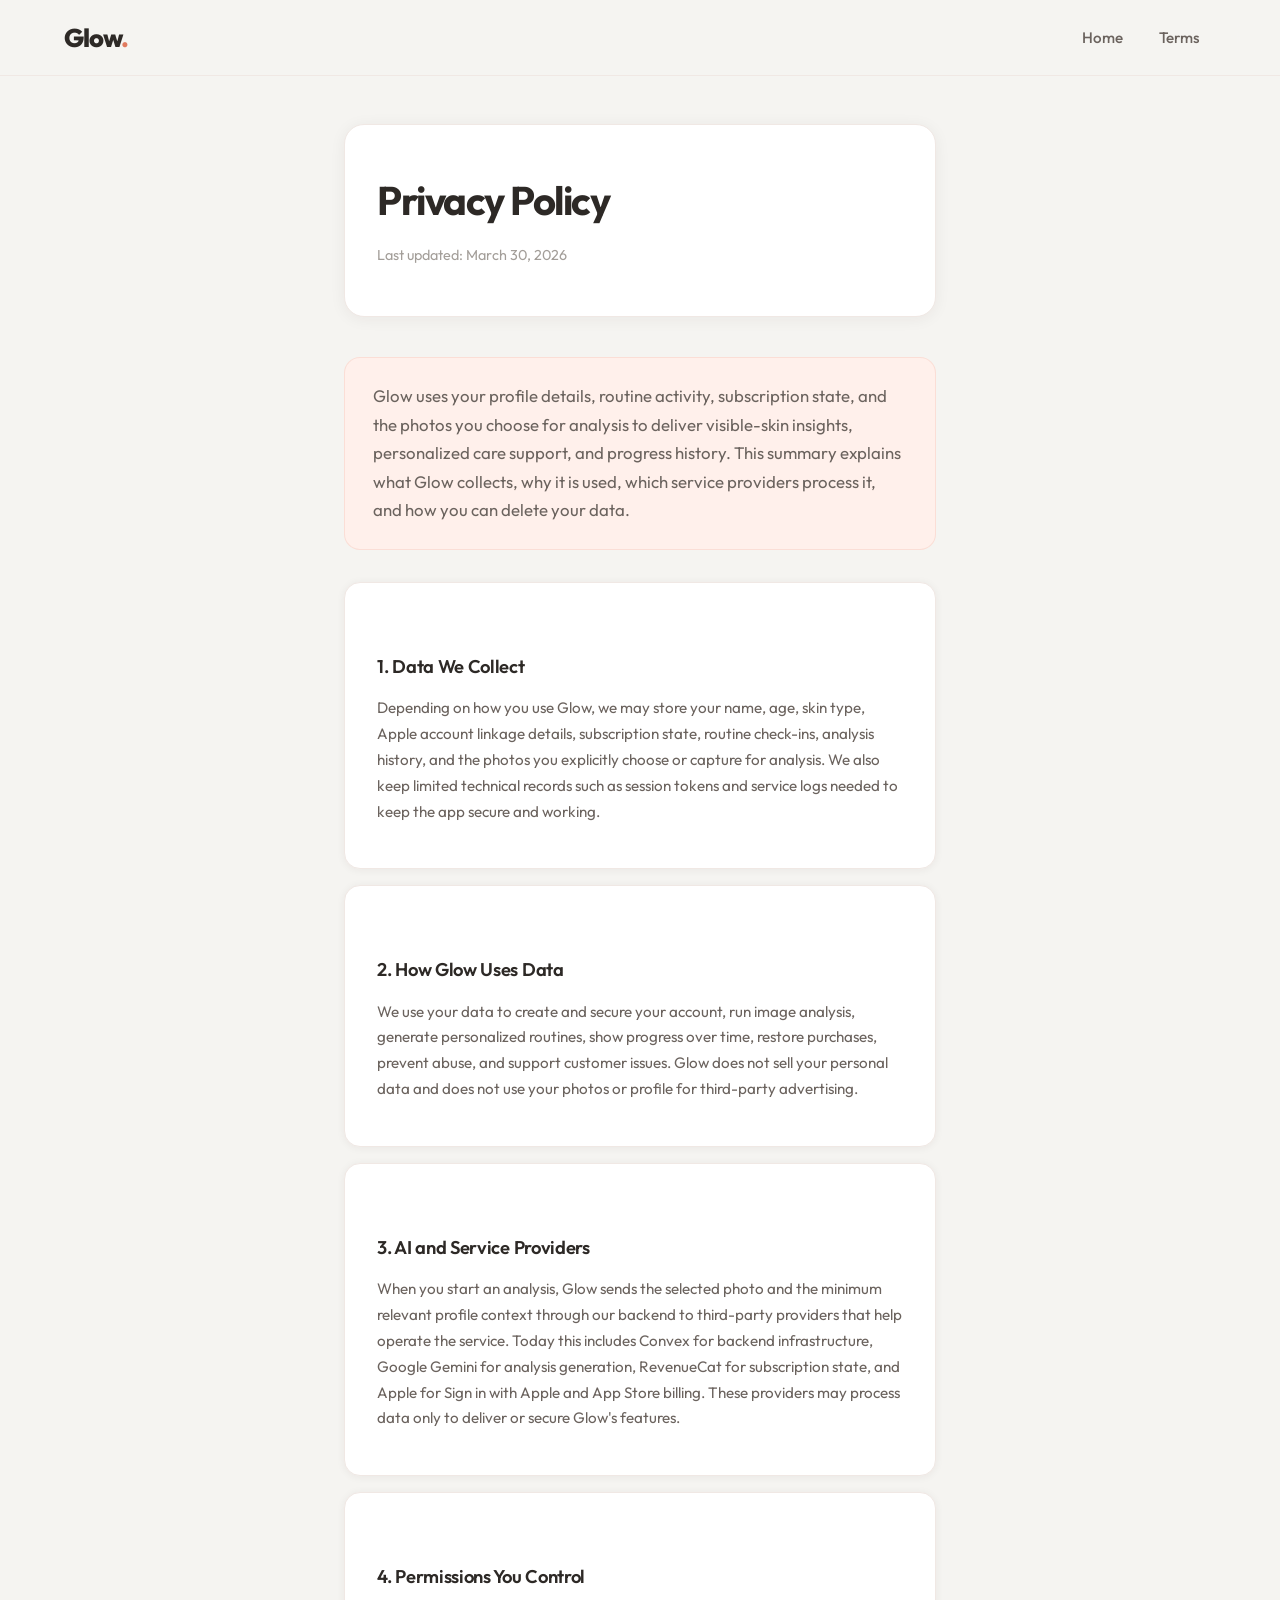
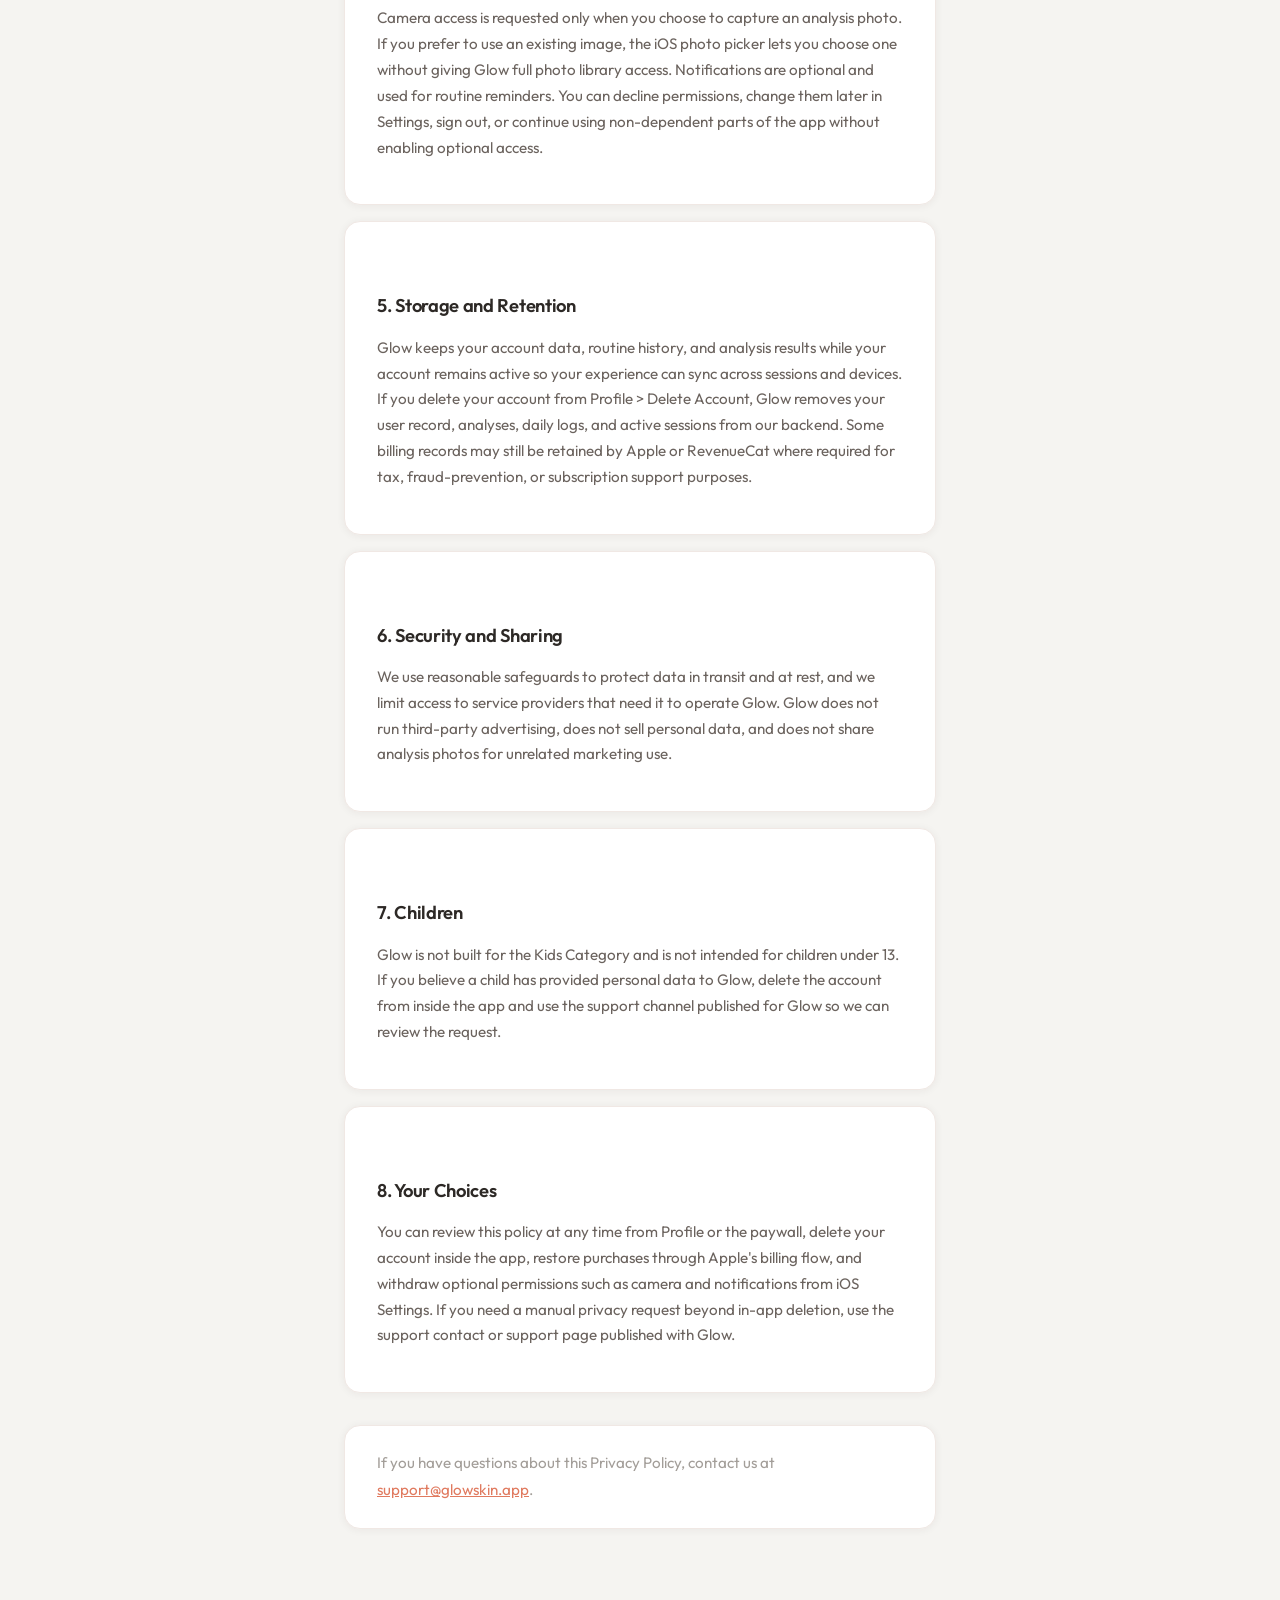
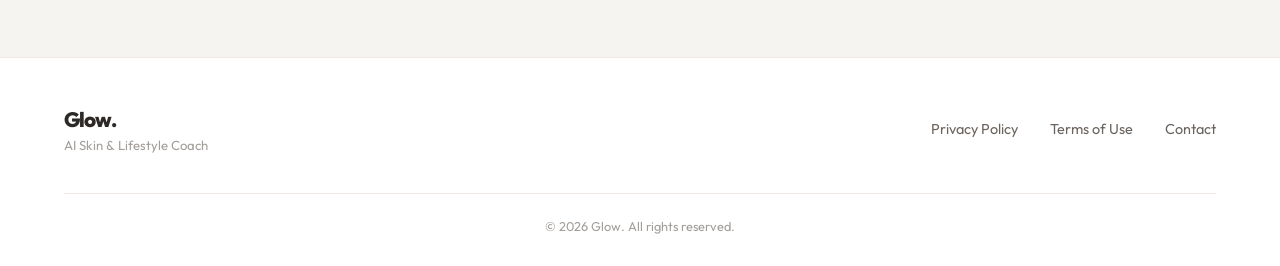
<file: privacy.html>
<!DOCTYPE html>
<html lang="en">
<head>
    <meta charset="UTF-8">
    <meta name="viewport" content="width=device-width, initial-scale=1.0">
    <title>Privacy Policy — Glow</title>
    <meta name="description" content="Glow Privacy Policy. Learn what data we collect, how we use it, and how you can control your information.">
    <meta name="theme-color" content="#FFF8F5">
    <link rel="preconnect" href="https://fonts.googleapis.com">
    <link rel="preconnect" href="https://fonts.gstatic.com" crossorigin>
    <link href="https://fonts.googleapis.com/css2?family=Outfit:wght@300;400;500;600;700;800&display=swap" rel="stylesheet">
    <link rel="stylesheet" href="style.css">
</head>
<body class="legal-page">
    <nav class="navbar">
        <a href="index.html" class="logo">Glow<span>.</span></a>
        <div class="nav-links">
            <a href="index.html">Home</a>
            <a href="terms.html">Terms</a>
        </div>
    </nav>

    <main class="legal-content">
        <div class="legal-header">
            <h1>Privacy Policy</h1>
            <p class="legal-updated">Last updated: March 30, 2026</p>
        </div>

        <p class="legal-intro">
            Glow uses your profile details, routine activity, subscription state, and the photos you choose for analysis to deliver visible-skin insights, personalized care support, and progress history. This summary explains what Glow collects, why it is used, which service providers process it, and how you can delete your data.
        </p>

        <div class="legal-section">
            <h2>1. Data We Collect</h2>
            <p>Depending on how you use Glow, we may store your name, age, skin type, Apple account linkage details, subscription state, routine check-ins, analysis history, and the photos you explicitly choose or capture for analysis. We also keep limited technical records such as session tokens and service logs needed to keep the app secure and working.</p>
        </div>

        <div class="legal-section">
            <h2>2. How Glow Uses Data</h2>
            <p>We use your data to create and secure your account, run image analysis, generate personalized routines, show progress over time, restore purchases, prevent abuse, and support customer issues. Glow does not sell your personal data and does not use your photos or profile for third-party advertising.</p>
        </div>

        <div class="legal-section">
            <h2>3. AI and Service Providers</h2>
            <p>When you start an analysis, Glow sends the selected photo and the minimum relevant profile context through our backend to third-party providers that help operate the service. Today this includes Convex for backend infrastructure, Google Gemini for analysis generation, RevenueCat for subscription state, and Apple for Sign in with Apple and App Store billing. These providers may process data only to deliver or secure Glow's features.</p>
        </div>

        <div class="legal-section">
            <h2>4. Permissions You Control</h2>
            <p>Camera access is requested only when you choose to capture an analysis photo. If you prefer to use an existing image, the iOS photo picker lets you choose one without giving Glow full photo library access. Notifications are optional and used for routine reminders. You can decline permissions, change them later in Settings, sign out, or continue using non-dependent parts of the app without enabling optional access.</p>
        </div>

        <div class="legal-section">
            <h2>5. Storage and Retention</h2>
            <p>Glow keeps your account data, routine history, and analysis results while your account remains active so your experience can sync across sessions and devices. If you delete your account from Profile &gt; Delete Account, Glow removes your user record, analyses, daily logs, and active sessions from our backend. Some billing records may still be retained by Apple or RevenueCat where required for tax, fraud-prevention, or subscription support purposes.</p>
        </div>

        <div class="legal-section">
            <h2>6. Security and Sharing</h2>
            <p>We use reasonable safeguards to protect data in transit and at rest, and we limit access to service providers that need it to operate Glow. Glow does not run third-party advertising, does not sell personal data, and does not share analysis photos for unrelated marketing use.</p>
        </div>

        <div class="legal-section">
            <h2>7. Children</h2>
            <p>Glow is not built for the Kids Category and is not intended for children under 13. If you believe a child has provided personal data to Glow, delete the account from inside the app and use the support channel published for Glow so we can review the request.</p>
        </div>

        <div class="legal-section">
            <h2>8. Your Choices</h2>
            <p>You can review this policy at any time from Profile or the paywall, delete your account inside the app, restore purchases through Apple's billing flow, and withdraw optional permissions such as camera and notifications from iOS Settings. If you need a manual privacy request beyond in-app deletion, use the support contact or support page published with Glow.</p>
        </div>

        <div class="legal-footer">
            <p>If you have questions about this Privacy Policy, contact us at <a href="mailto:support@glowskin.app" style="color: var(--coral);">support@glowskin.app</a>.</p>
        </div>
    </main>

    <footer>
        <div class="footer-content">
            <div class="footer-left">
                <div class="footer-logo">Glow.</div>
                <div class="footer-tagline">AI Skin & Lifestyle Coach</div>
            </div>
            <div class="footer-links">
                <a href="privacy.html">Privacy Policy</a>
                <a href="terms.html">Terms of Use</a>
                <a href="mailto:support@glowskin.app">Contact</a>
            </div>
            <p class="copyright">&copy; 2026 Glow. All rights reserved.</p>
        </div>
    </footer>
</body>
</html>
</file>
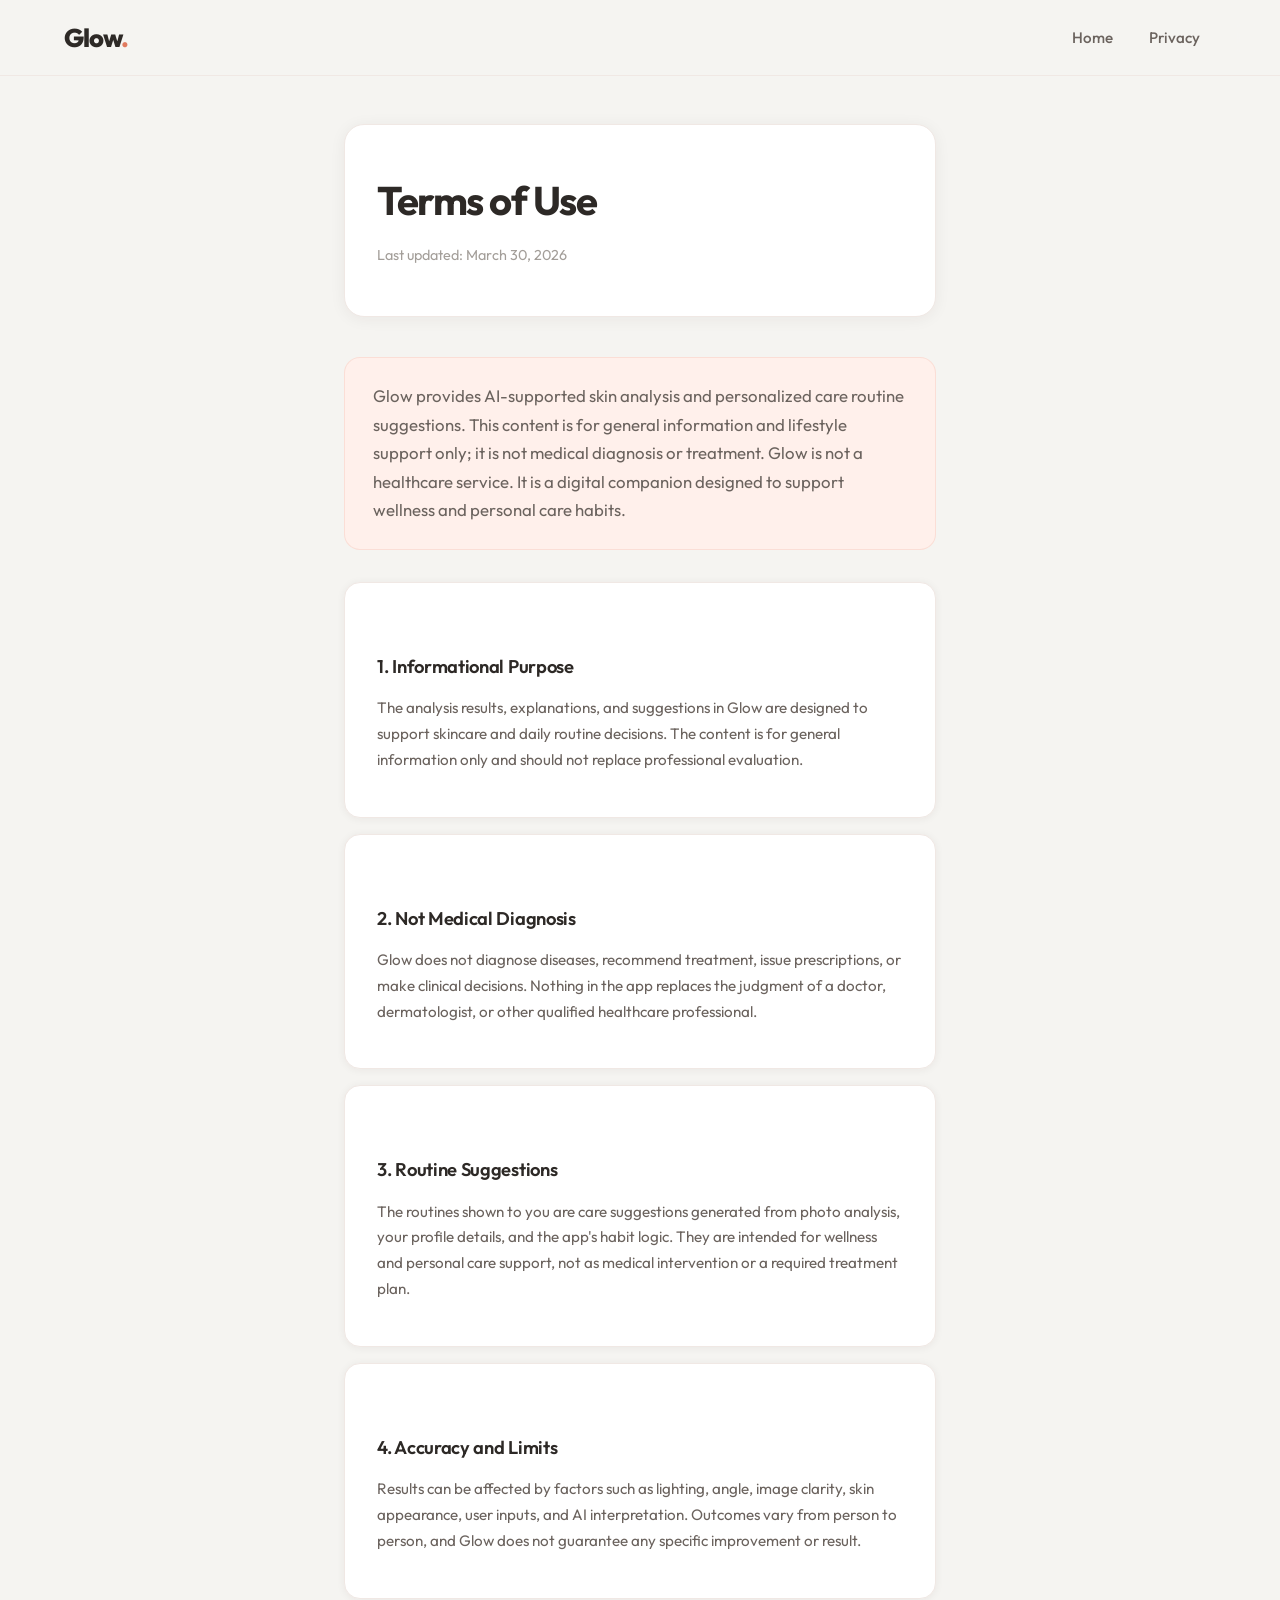
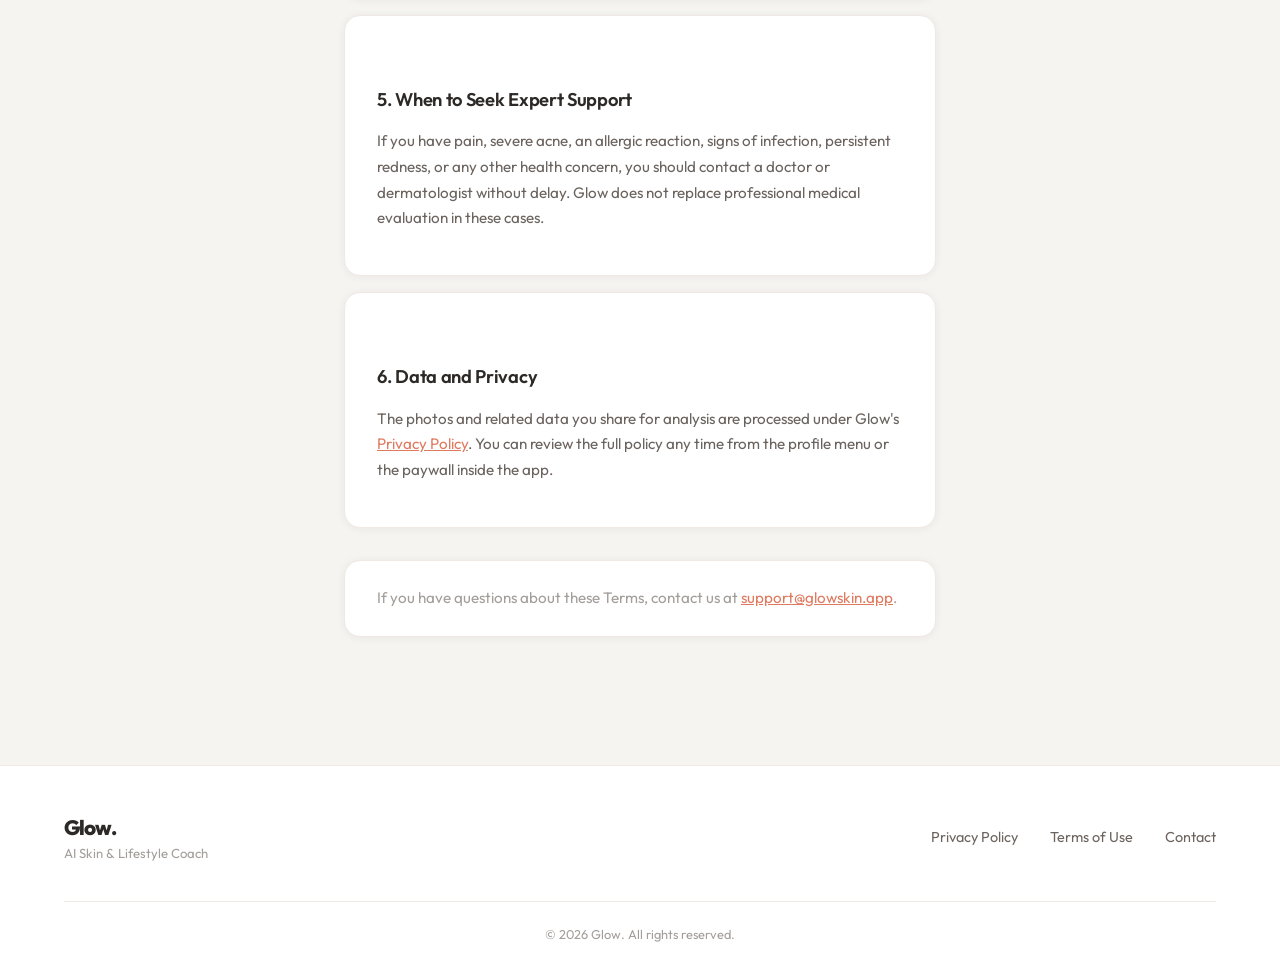
<file: terms.html>
<!DOCTYPE html>
<html lang="en">
<head>
    <meta charset="UTF-8">
    <meta name="viewport" content="width=device-width, initial-scale=1.0">
    <title>Terms of Use — Glow</title>
    <meta name="description" content="Glow Terms of Use. Understand the guidelines for using our AI-powered skincare companion.">
    <meta name="theme-color" content="#FFF8F5">
    <link rel="preconnect" href="https://fonts.googleapis.com">
    <link rel="preconnect" href="https://fonts.gstatic.com" crossorigin>
    <link href="https://fonts.googleapis.com/css2?family=Outfit:wght@300;400;500;600;700;800&display=swap" rel="stylesheet">
    <link rel="stylesheet" href="style.css">
</head>
<body class="legal-page">
    <nav class="navbar">
        <a href="index.html" class="logo">Glow<span>.</span></a>
        <div class="nav-links">
            <a href="index.html">Home</a>
            <a href="privacy.html">Privacy</a>
        </div>
    </nav>

    <main class="legal-content">
        <div class="legal-header">
            <h1>Terms of Use</h1>
            <p class="legal-updated">Last updated: March 30, 2026</p>
        </div>

        <p class="legal-intro">
            Glow provides AI-supported skin analysis and personalized care routine suggestions. This content is for general information and lifestyle support only; it is not medical diagnosis or treatment. Glow is not a healthcare service. It is a digital companion designed to support wellness and personal care habits.
        </p>

        <div class="legal-section">
            <h2>1. Informational Purpose</h2>
            <p>The analysis results, explanations, and suggestions in Glow are designed to support skincare and daily routine decisions. The content is for general information only and should not replace professional evaluation.</p>
        </div>

        <div class="legal-section">
            <h2>2. Not Medical Diagnosis</h2>
            <p>Glow does not diagnose diseases, recommend treatment, issue prescriptions, or make clinical decisions. Nothing in the app replaces the judgment of a doctor, dermatologist, or other qualified healthcare professional.</p>
        </div>

        <div class="legal-section">
            <h2>3. Routine Suggestions</h2>
            <p>The routines shown to you are care suggestions generated from photo analysis, your profile details, and the app's habit logic. They are intended for wellness and personal care support, not as medical intervention or a required treatment plan.</p>
        </div>

        <div class="legal-section">
            <h2>4. Accuracy and Limits</h2>
            <p>Results can be affected by factors such as lighting, angle, image clarity, skin appearance, user inputs, and AI interpretation. Outcomes vary from person to person, and Glow does not guarantee any specific improvement or result.</p>
        </div>

        <div class="legal-section">
            <h2>5. When to Seek Expert Support</h2>
            <p>If you have pain, severe acne, an allergic reaction, signs of infection, persistent redness, or any other health concern, you should contact a doctor or dermatologist without delay. Glow does not replace professional medical evaluation in these cases.</p>
        </div>

        <div class="legal-section">
            <h2>6. Data and Privacy</h2>
            <p>The photos and related data you share for analysis are processed under Glow's <a href="privacy.html" style="color: var(--coral);">Privacy Policy</a>. You can review the full policy any time from the profile menu or the paywall inside the app.</p>
        </div>

        <div class="legal-footer">
            <p>If you have questions about these Terms, contact us at <a href="mailto:support@glowskin.app" style="color: var(--coral);">support@glowskin.app</a>.</p>
        </div>
    </main>

    <footer>
        <div class="footer-content">
            <div class="footer-left">
                <div class="footer-logo">Glow.</div>
                <div class="footer-tagline">AI Skin & Lifestyle Coach</div>
            </div>
            <div class="footer-links">
                <a href="privacy.html">Privacy Policy</a>
                <a href="terms.html">Terms of Use</a>
                <a href="mailto:support@glowskin.app">Contact</a>
            </div>
            <p class="copyright">&copy; 2026 Glow. All rights reserved.</p>
        </div>
    </footer>
</body>
</html>
</file>
<file: style.css>
:root {
    --bg-primary: #FFF8F5;
    --bg-secondary: #F5F4F1;
    --bg-white: #FFFFFF;
    --text-primary: #2D2926;
    --text-secondary: #6B635E;
    --text-tertiary: #A39E99;
    --coral: #E07A5F;
    --coral-light: #FF9A7B;
    --coral-soft: #FFF0EB;
    --green: #3D8A5A;
    --green-light: #C8F0D8;
    --border: #F0E8E4;
    --border-subtle: #E5E4E1;
    --shadow-warm: rgba(224, 122, 95, 0.08);
    --shadow-soft: rgba(45, 41, 38, 0.06);
    --surface-glass: rgba(255, 255, 255, 0.72);
    --pro-gold-start: #FFC107;
    --pro-gold-end: #FF9800;
}

* {
    margin: 0;
    padding: 0;
    box-sizing: border-box;
}

body, html {
    font-family: 'Outfit', sans-serif;
    background-color: var(--bg-primary);
    color: var(--text-primary);
    overflow-x: hidden;
    scroll-behavior: smooth;
    -webkit-font-smoothing: antialiased;
    -moz-osx-font-smoothing: grayscale;
}

::selection {
    background: var(--coral-soft);
    color: var(--coral);
}

/* Ambient Background */
.ambient-glow {
    position: fixed;
    border-radius: 50%;
    filter: blur(140px);
    z-index: -1;
    pointer-events: none;
}

.glow-1 {
    top: -200px;
    right: -100px;
    width: 600px;
    height: 600px;
    background: radial-gradient(circle, rgba(224, 122, 95, 0.12), transparent 70%);
    animation: drift 25s infinite alternate ease-in-out;
}

.glow-2 {
    bottom: 30%;
    left: -150px;
    width: 500px;
    height: 500px;
    background: radial-gradient(circle, rgba(255, 154, 123, 0.1), transparent 70%);
    animation: drift 20s infinite alternate-reverse ease-in-out;
}

.glow-3 {
    top: 50%;
    right: -200px;
    width: 400px;
    height: 400px;
    background: radial-gradient(circle, rgba(61, 138, 90, 0.06), transparent 70%);
    animation: drift 30s infinite alternate ease-in-out;
}

@keyframes drift {
    0% { transform: translate(0, 0) scale(1); }
    100% { transform: translate(40px, 60px) scale(1.15); }
}

/* Navbar */
.navbar {
    display: flex;
    justify-content: space-between;
    align-items: center;
    padding: 1.25rem 5%;
    background: rgba(255, 248, 245, 0.8);
    backdrop-filter: blur(20px);
    -webkit-backdrop-filter: blur(20px);
    position: sticky;
    top: 0;
    z-index: 100;
    border-bottom: 1px solid var(--border);
}

.logo {
    font-size: 1.6rem;
    font-weight: 800;
    letter-spacing: -1px;
    color: var(--text-primary);
    text-decoration: none;
}

.logo span {
    color: var(--coral);
}

.nav-links {
    display: flex;
    align-items: center;
    gap: 0.25rem;
}

.nav-links a {
    color: var(--text-secondary);
    text-decoration: none;
    font-weight: 500;
    font-size: 0.95rem;
    padding: 0.5rem 1rem;
    border-radius: 12px;
    transition: color 0.25s, background 0.25s;
}

.nav-links a:hover {
    color: var(--text-primary);
    background: rgba(224, 122, 95, 0.06);
}

.btn-nav {
    background: var(--coral) !important;
    color: #fff !important;
    padding: 0.55rem 1.4rem !important;
    border-radius: 14px !important;
    font-weight: 600 !important;
    font-size: 0.9rem !important;
    transition: transform 0.25s, box-shadow 0.25s, background 0.25s !important;
    box-shadow: 0 2px 12px var(--shadow-warm);
}

.btn-nav:hover {
    background: var(--coral-light) !important;
    transform: translateY(-1px);
    box-shadow: 0 4px 20px rgba(224, 122, 95, 0.2) !important;
}

/* Hero Section */
.hero {
    display: flex;
    align-items: center;
    justify-content: space-between;
    min-height: 85vh;
    padding: 4rem 5%;
    gap: 4rem;
    max-width: 1400px;
    margin: 0 auto;
}

.hero-content {
    flex: 1;
    max-width: 560px;
}

.badge {
    display: inline-flex;
    align-items: center;
    gap: 0.5rem;
    padding: 0.45rem 1.1rem;
    background: var(--coral-soft);
    color: var(--coral);
    border: 1px solid rgba(224, 122, 95, 0.15);
    border-radius: 100px;
    font-size: 0.8rem;
    font-weight: 600;
    margin-bottom: 1.75rem;
    text-transform: uppercase;
    letter-spacing: 0.8px;
}

.badge::before {
    content: '';
    width: 6px;
    height: 6px;
    border-radius: 50%;
    background: var(--coral);
    animation: pulse-dot 2s infinite;
}

@keyframes pulse-dot {
    0%, 100% { opacity: 1; transform: scale(1); }
    50% { opacity: 0.5; transform: scale(0.8); }
}

.hero h1 {
    font-size: 3.75rem;
    font-weight: 700;
    line-height: 1.08;
    margin-bottom: 1.5rem;
    letter-spacing: -2px;
    color: var(--text-primary);
}

.gradient-text {
    background: linear-gradient(135deg, var(--coral), var(--coral-light));
    -webkit-background-clip: text;
    -webkit-text-fill-color: transparent;
    background-clip: text;
}

.hero-subtitle {
    font-size: 1.15rem;
    color: var(--text-secondary);
    line-height: 1.65;
    margin-bottom: 2.5rem;
    max-width: 480px;
}

.cta-group {
    display: flex;
    align-items: center;
    gap: 1.5rem;
}

.app-store-badge {
    height: 48px;
    transition: transform 0.3s ease, opacity 0.3s;
    border-radius: 10px;
}

.app-store-badge:hover {
    transform: translateY(-2px) scale(1.02);
}

.hero-stats {
    display: flex;
    gap: 2.5rem;
    margin-top: 3rem;
    padding-top: 2rem;
    border-top: 1px solid var(--border);
}

.stat {
    display: flex;
    flex-direction: column;
}

.stat-value {
    font-size: 1.5rem;
    font-weight: 700;
    color: var(--text-primary);
    letter-spacing: -0.5px;
}

.stat-label {
    font-size: 0.82rem;
    color: var(--text-tertiary);
    margin-top: 0.15rem;
}

/* Phone Mockup */
.hero-visual {
    flex: 1;
    display: flex;
    justify-content: center;
    perspective: 1200px;
}

.phone-mockup {
    width: 290px;
    height: 600px;
    background: var(--bg-primary);
    border-radius: 40px;
    border: 8px solid var(--text-primary);
    box-shadow:
        0 40px 80px rgba(45, 41, 38, 0.12),
        0 0 0 1px rgba(45, 41, 38, 0.05),
        inset 0 0 0 1px rgba(255, 255, 255, 0.3);
    position: relative;
    overflow: hidden;
    transform: rotateY(-8deg) rotateX(4deg);
    transition: transform 0.6s cubic-bezier(0.23, 1, 0.32, 1);
}

.phone-mockup:hover {
    transform: rotateY(0deg) rotateX(0deg);
}

.phone-notch {
    position: absolute;
    top: 0;
    left: 50%;
    transform: translateX(-50%);
    width: 120px;
    height: 28px;
    background: var(--text-primary);
    border-radius: 0 0 18px 18px;
    z-index: 10;
}

.phone-screen {
    width: 100%;
    height: 100%;
    background: var(--bg-secondary);
    position: relative;
    padding: 3rem 1.25rem 1.5rem;
    overflow: hidden;
}

.app-ui {
    display: flex;
    flex-direction: column;
    gap: 1rem;
}

.ui-header {
    display: flex;
    justify-content: space-between;
    align-items: center;
    padding: 0 0.25rem;
}

.ui-greeting {
    font-size: 0.85rem;
    font-weight: 600;
    color: var(--text-primary);
}

.ui-greeting small {
    display: block;
    font-size: 0.7rem;
    font-weight: 400;
    color: var(--text-tertiary);
    margin-top: 2px;
}

.ui-avatar {
    width: 34px;
    height: 34px;
    border-radius: 50%;
    background: linear-gradient(135deg, var(--coral-soft), var(--coral-light));
    border: 2px solid #fff;
    box-shadow: 0 2px 8px var(--shadow-warm);
}

.ui-streak {
    display: inline-flex;
    align-items: center;
    gap: 0.35rem;
    background: var(--coral-soft);
    padding: 0.3rem 0.75rem;
    border-radius: 100px;
    font-size: 0.65rem;
    font-weight: 600;
    color: var(--coral);
    width: fit-content;
}

.ui-card {
    background: #fff;
    border: 1px solid var(--border);
    padding: 1rem;
    border-radius: 16px;
    box-shadow: 0 2px 12px var(--shadow-soft);
}

.ui-card h3 {
    font-size: 0.8rem;
    font-weight: 600;
    color: var(--text-primary);
    margin-bottom: 0.25rem;
}

.ui-card p {
    font-size: 0.65rem;
    color: var(--text-tertiary);
}

.ui-card-habits {
    display: flex;
    gap: 0.4rem;
    margin-top: 0.6rem;
}

.habit-dot {
    width: 28px;
    height: 28px;
    border-radius: 10px;
    display: flex;
    align-items: center;
    justify-content: center;
    font-size: 0.7rem;
    border: 1px solid var(--border);
    background: var(--bg-primary);
}

.habit-dot.done {
    background: var(--green-light);
    border-color: transparent;
}

.ui-score {
    background: linear-gradient(135deg, var(--coral), var(--coral-light));
    padding: 1rem;
    border-radius: 16px;
    color: #fff;
    position: relative;
    overflow: hidden;
}

.ui-score::after {
    content: '';
    position: absolute;
    top: -20px;
    right: -20px;
    width: 80px;
    height: 80px;
    border-radius: 50%;
    background: rgba(255, 255, 255, 0.15);
}

.ui-score h3 {
    font-size: 0.7rem;
    font-weight: 500;
    opacity: 0.85;
    margin-bottom: 0.35rem;
}

.ui-score .score-value {
    font-size: 1.8rem;
    font-weight: 700;
    letter-spacing: -1px;
}

.ui-score .score-label {
    font-size: 0.6rem;
    opacity: 0.75;
    margin-top: 0.1rem;
}

/* How It Works */
.how-it-works {
    padding: 6rem 5%;
    max-width: 1400px;
    margin: 0 auto;
}

.section-header {
    text-align: center;
    margin-bottom: 4rem;
}

.section-eyebrow {
    font-size: 0.8rem;
    font-weight: 600;
    text-transform: uppercase;
    letter-spacing: 1.2px;
    color: var(--coral);
    margin-bottom: 0.75rem;
}

.section-title {
    font-size: 2.5rem;
    font-weight: 700;
    letter-spacing: -1.5px;
    color: var(--text-primary);
    margin-bottom: 1rem;
}

.section-subtitle {
    font-size: 1.05rem;
    color: var(--text-secondary);
    max-width: 520px;
    margin: 0 auto;
    line-height: 1.6;
}

.steps {
    display: grid;
    grid-template-columns: repeat(3, 1fr);
    gap: 2rem;
}

.step {
    text-align: center;
    padding: 2.5rem 2rem;
    border-radius: 24px;
    background: var(--bg-white);
    border: 1px solid var(--border);
    box-shadow: 0 4px 24px var(--shadow-soft);
    transition: transform 0.4s cubic-bezier(0.23, 1, 0.32, 1), box-shadow 0.4s;
    position: relative;
}

.step:hover {
    transform: translateY(-6px);
    box-shadow: 0 12px 40px rgba(45, 41, 38, 0.1);
}

.step-number {
    display: inline-flex;
    align-items: center;
    justify-content: center;
    width: 44px;
    height: 44px;
    border-radius: 14px;
    background: var(--coral-soft);
    color: var(--coral);
    font-weight: 700;
    font-size: 1.1rem;
    margin-bottom: 1.25rem;
}

.step h3 {
    font-size: 1.2rem;
    font-weight: 600;
    margin-bottom: 0.75rem;
    color: var(--text-primary);
}

.step p {
    color: var(--text-secondary);
    line-height: 1.55;
    font-size: 0.95rem;
}

/* Features Section */
.features {
    padding: 6rem 5%;
    max-width: 1400px;
    margin: 0 auto;
}

.features-grid {
    display: grid;
    grid-template-columns: repeat(auto-fit, minmax(300px, 1fr));
    gap: 1.5rem;
}

.feature-card {
    background: var(--bg-white);
    border: 1px solid var(--border);
    padding: 2rem;
    border-radius: 20px;
    box-shadow: 0 2px 16px var(--shadow-soft);
    transition: transform 0.4s cubic-bezier(0.23, 1, 0.32, 1), box-shadow 0.4s;
    position: relative;
    overflow: hidden;
}

.feature-card::before {
    content: '';
    position: absolute;
    top: 0;
    left: 0;
    right: 0;
    height: 3px;
    background: linear-gradient(90deg, var(--coral), var(--coral-light));
    opacity: 0;
    transition: opacity 0.3s;
}

.feature-card:hover {
    transform: translateY(-4px);
    box-shadow: 0 12px 40px rgba(224, 122, 95, 0.1);
}

.feature-card:hover::before {
    opacity: 1;
}

.feature-icon {
    width: 48px;
    height: 48px;
    border-radius: 14px;
    display: flex;
    align-items: center;
    justify-content: center;
    font-size: 1.4rem;
    margin-bottom: 1.25rem;
}

.feature-icon.coral { background: var(--coral-soft); }
.feature-icon.green { background: var(--green-light); }
.feature-icon.gold { background: #FFF3D6; }
.feature-icon.blue { background: #E8F4FD; }

.feature-card h3 {
    font-size: 1.15rem;
    font-weight: 600;
    margin-bottom: 0.6rem;
    color: var(--text-primary);
}

.feature-card p {
    color: var(--text-secondary);
    line-height: 1.55;
    font-size: 0.92rem;
}

/* CTA Banner */
.cta-banner {
    margin: 4rem 5%;
    max-width: 1400px;
    margin-left: auto;
    margin-right: auto;
    padding: 4rem 3rem;
    background: linear-gradient(135deg, var(--coral), var(--coral-light));
    border-radius: 28px;
    text-align: center;
    position: relative;
    overflow: hidden;
    box-shadow: 0 20px 60px rgba(224, 122, 95, 0.2);
}

.cta-banner::before {
    content: '';
    position: absolute;
    top: -50%;
    right: -20%;
    width: 400px;
    height: 400px;
    border-radius: 50%;
    background: rgba(255, 255, 255, 0.1);
}

.cta-banner::after {
    content: '';
    position: absolute;
    bottom: -30%;
    left: -10%;
    width: 300px;
    height: 300px;
    border-radius: 50%;
    background: rgba(255, 255, 255, 0.08);
}

.cta-banner h2 {
    font-size: 2.25rem;
    font-weight: 700;
    color: #fff;
    letter-spacing: -1px;
    margin-bottom: 0.75rem;
    position: relative;
    z-index: 1;
}

.cta-banner p {
    color: rgba(255, 255, 255, 0.85);
    font-size: 1.05rem;
    margin-bottom: 2rem;
    max-width: 440px;
    margin-left: auto;
    margin-right: auto;
    line-height: 1.6;
    position: relative;
    z-index: 1;
}

.cta-banner .app-store-badge {
    position: relative;
    z-index: 1;
    filter: brightness(0) invert(1);
}

/* Footer */
footer {
    border-top: 1px solid var(--border);
    padding: 3rem 5% 2rem;
    margin-top: 2rem;
    background: var(--bg-white);
}

.footer-content {
    max-width: 1400px;
    margin: 0 auto;
    display: flex;
    justify-content: space-between;
    align-items: center;
    flex-wrap: wrap;
    gap: 1.5rem;
}

.footer-left {
    display: flex;
    flex-direction: column;
    gap: 0.35rem;
}

.footer-logo {
    font-weight: 800;
    font-size: 1.3rem;
    letter-spacing: -1px;
    color: var(--text-primary);
}

.footer-tagline {
    font-size: 0.82rem;
    color: var(--text-tertiary);
}

.footer-links {
    display: flex;
    gap: 2rem;
}

.footer-links a {
    color: var(--text-secondary);
    text-decoration: none;
    font-size: 0.9rem;
    transition: color 0.2s;
}

.footer-links a:hover {
    color: var(--coral);
}

.copyright {
    width: 100%;
    text-align: center;
    color: var(--text-tertiary);
    font-size: 0.8rem;
    padding-top: 1.5rem;
    margin-top: 1rem;
    border-top: 1px solid var(--border);
}

/* Legal Pages */
.legal-page {
    background: var(--bg-secondary);
    min-height: 100vh;
}

.legal-page .navbar {
    background: rgba(245, 244, 241, 0.85);
}

.legal-content {
    max-width: 720px;
    margin: 0 auto;
    padding: 3rem 5% 6rem;
    line-height: 1.75;
}

.legal-content .legal-header {
    margin-bottom: 2.5rem;
    padding: 2.5rem 2rem 2rem;
    background: var(--bg-white);
    border-radius: 20px;
    border: 1px solid var(--border);
    box-shadow: 0 2px 16px var(--shadow-soft);
}

.legal-content h1 {
    font-size: 2.5rem;
    font-weight: 700;
    letter-spacing: -1.5px;
    color: var(--text-primary);
    margin-bottom: 0.5rem;
}

.legal-content .legal-updated {
    font-size: 0.9rem;
    color: var(--text-tertiary);
}

.legal-content .legal-intro {
    font-size: 1.05rem;
    color: var(--text-secondary);
    line-height: 1.7;
    margin-bottom: 2rem;
    padding: 1.5rem 1.75rem;
    background: var(--coral-soft);
    border-radius: 16px;
    border: 1px solid rgba(224, 122, 95, 0.15);
}

.legal-section {
    background: var(--bg-white);
    border: 1px solid var(--border);
    border-radius: 16px;
    padding: 1.75rem 2rem;
    margin-bottom: 1rem;
    box-shadow: 0 1px 8px var(--shadow-soft);
}

.legal-section h2 {
    font-size: 1.15rem;
    font-weight: 600;
    margin-bottom: 0.75rem;
    color: var(--text-primary);
    letter-spacing: -0.3px;
}

.legal-section p {
    color: var(--text-secondary);
    margin-bottom: 0;
    font-size: 0.95rem;
    line-height: 1.7;
}

.legal-content h2 {
    font-size: 1.15rem;
    font-weight: 600;
    margin-top: 2.5rem;
    margin-bottom: 0.75rem;
    color: var(--text-primary);
    letter-spacing: -0.3px;
}

.legal-content p {
    color: var(--text-secondary);
    margin-bottom: 1rem;
    font-size: 0.95rem;
}

.legal-content .legal-footer {
    margin-top: 2rem;
    padding: 1.5rem 2rem;
    background: var(--bg-white);
    border: 1px solid var(--border);
    border-radius: 16px;
    font-size: 0.9rem;
    color: var(--text-tertiary);
    box-shadow: 0 1px 8px var(--shadow-soft);
}

.legal-content .legal-footer p {
    margin-bottom: 0;
    color: var(--text-tertiary);
}

/* Animations */
.reveal {
    opacity: 0;
    transform: translateY(24px);
    transition: opacity 0.7s cubic-bezier(0.23, 1, 0.32, 1), transform 0.7s cubic-bezier(0.23, 1, 0.32, 1);
}

.reveal.visible {
    opacity: 1;
    transform: translateY(0);
}

.reveal-delay-1 { transition-delay: 0.1s; }
.reveal-delay-2 { transition-delay: 0.2s; }
.reveal-delay-3 { transition-delay: 0.3s; }
.reveal-delay-4 { transition-delay: 0.4s; }

/* Responsive */
@media (max-width: 900px) {
    .hero {
        flex-direction: column;
        text-align: center;
        padding-top: 2rem;
        min-height: auto;
        gap: 3rem;
    }

    .hero-content {
        max-width: 100%;
    }

    .hero h1 {
        font-size: 2.75rem;
    }

    .hero-subtitle {
        margin-left: auto;
        margin-right: auto;
    }

    .cta-group {
        justify-content: center;
    }

    .hero-stats {
        justify-content: center;
    }

    .phone-mockup {
        transform: none;
        width: 260px;
        height: 530px;
    }

    .phone-mockup:hover {
        transform: none;
    }

    .steps {
        grid-template-columns: 1fr;
        gap: 1.25rem;
    }

    .features-grid {
        grid-template-columns: 1fr;
    }

    .section-title {
        font-size: 2rem;
    }

    .cta-banner {
        padding: 3rem 1.5rem;
        margin: 3rem 5%;
    }

    .cta-banner h2 {
        font-size: 1.75rem;
    }

    .footer-content {
        flex-direction: column;
        text-align: center;
    }

    .footer-left {
        align-items: center;
    }

    .footer-links {
        flex-wrap: wrap;
        justify-content: center;
        gap: 1.25rem;
    }

    .nav-links a:not(.btn-nav) {
        display: none;
    }
}

@media (max-width: 480px) {
    .hero h1 {
        font-size: 2.25rem;
        letter-spacing: -1.5px;
    }

    .hero-subtitle {
        font-size: 1rem;
    }

    .hero-stats {
        gap: 1.5rem;
    }

    .legal-content h1 {
        font-size: 2rem;
    }
}
</file>
